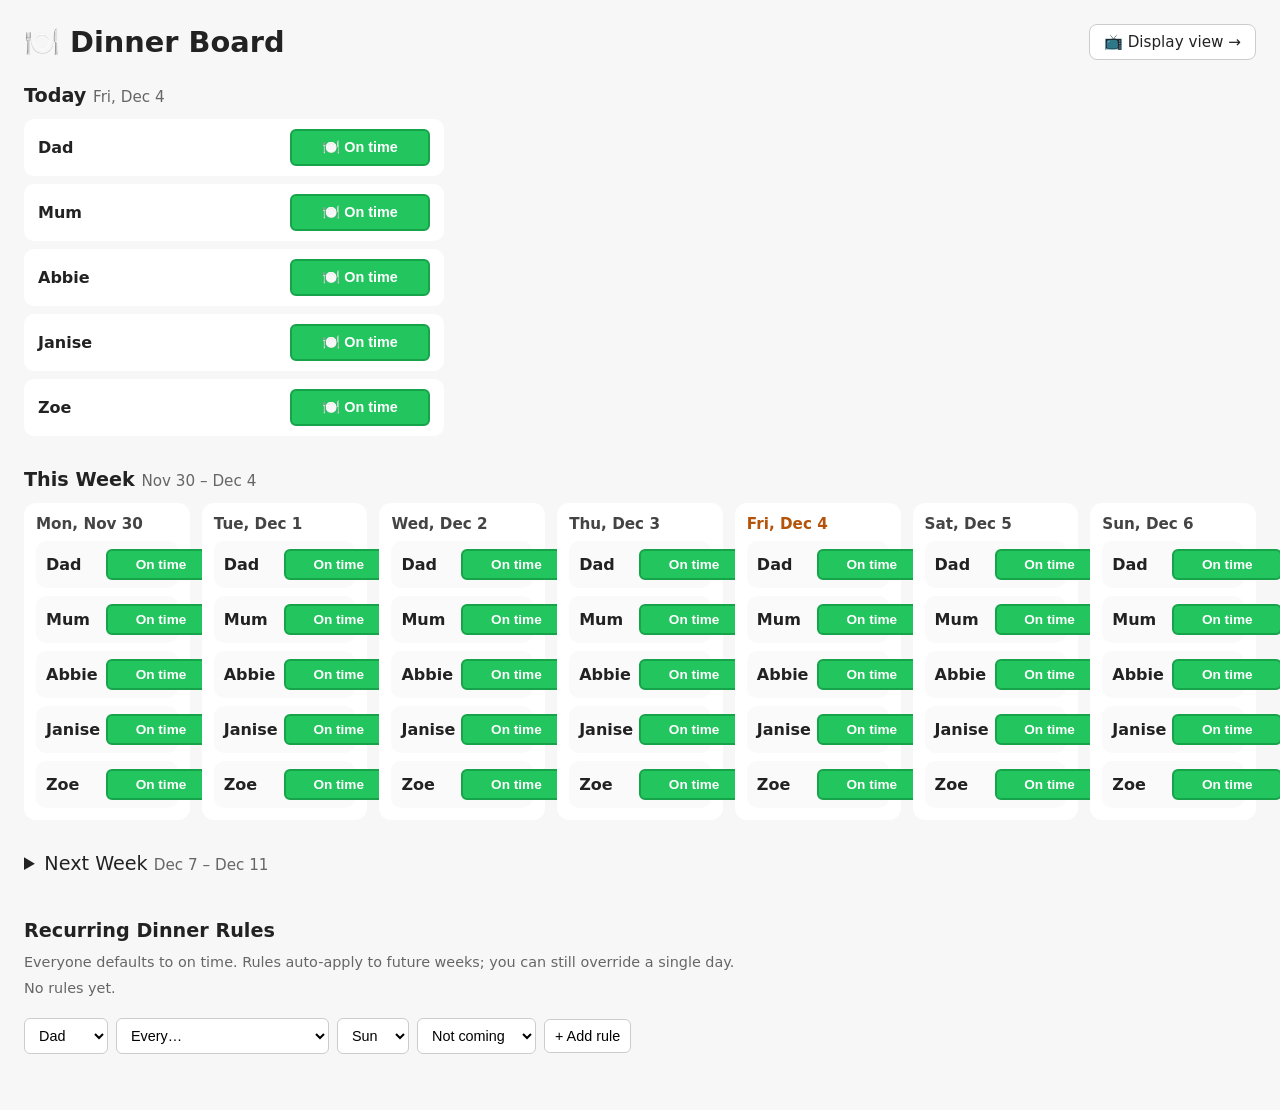
<file: index.html>
<!DOCTYPE html>
<html lang="en">
<head>
  <meta charset="UTF-8" />
  <meta name="viewport" content="width=device-width, initial-scale=1.0, viewport-fit=cover" />
  <title>Dinner Board</title>
  <link rel="stylesheet" href="style.css" />
</head>
<body class="input-page">
  <header class="app-header">
    <h1>🍽️ Dinner Board</h1>
    <a href="display.html" class="nav-btn">📺 Display view →</a>
  </header>

  <main>
    <!-- SECTION 1: TODAY -->
    <section class="section">
      <h2 class="section-title">Today <span id="todayLabel" class="muted"></span></h2>
      <div id="todayList" class="today-list"></div>
    </section>

    <!-- SECTION 2: THIS WEEK -->
    <section class="section">
      <h2 class="section-title">This Week <span id="thisWeekLabel" class="muted"></span></h2>
      <div id="thisWeekGrid"></div>
    </section>

    <!-- SECTION 3: NEXT WEEK -->
    <section class="section">
      <details>
        <summary class="section-title">Next Week <span id="nextWeekLabel" class="muted"></span></summary>
        <div id="nextWeekGrid" style="margin-top:12px;"></div>
      </details>
    </section>

    <!-- SECTION 4: RECURRING RULES -->
    <section class="section">
      <h2 class="section-title">Recurring Dinner Rules</h2>
      <p class="hint">Everyone defaults to on time. Rules auto-apply to future weeks; you can still override a single day.</p>
      <div id="rulesList" class="rules-list"></div>

      <div class="rule-form">
        <select id="ruleMember"></select>
        <select id="ruleType">
          <option value="weekly">Every…</option>
          <option value="monthly">1st/2nd/3rd/4th… of month</option>
        </select>
        <select id="ruleDay"></select>
        <select id="ruleNth" style="display:none;">
          <option value="1">1st</option><option value="2">2nd</option>
          <option value="3">3rd</option><option value="4">4th</option>
        </select>
        <select id="ruleStatus">
          <option value="0">Not coming</option>
          <option value="1">On time</option>
          <option value="2">Early dinner</option>
          <option value="3">Late dinner</option>
        </select>
        <button id="addRuleBtn">+ Add rule</button>
      </div>
    </section>

  </main>

  <script src="app.js"></script>
</body>
</html>
</file>
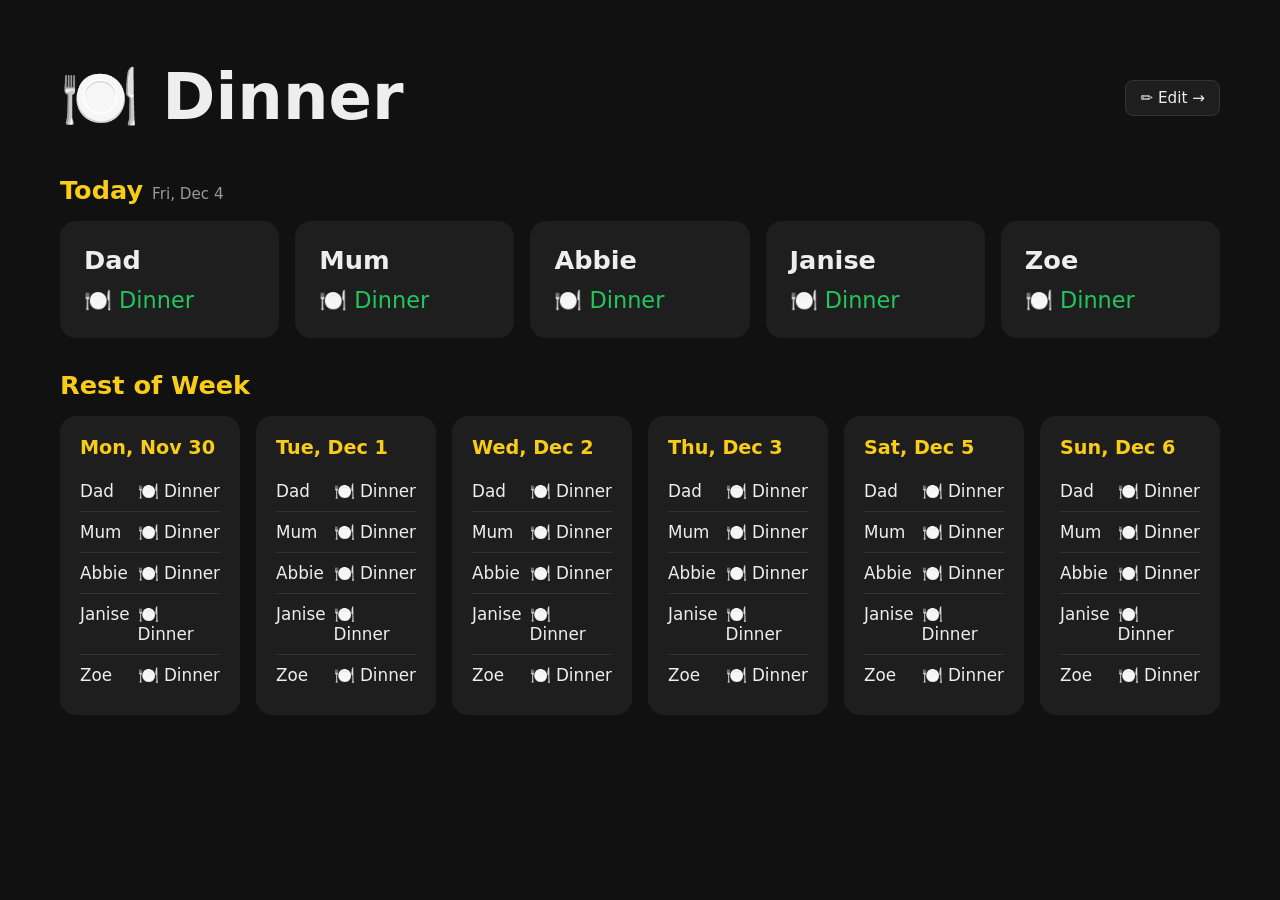
<file: display.html>
<!DOCTYPE html>
<html lang="en">
<head>
  <meta charset="UTF-8" />
  <meta name="viewport" content="width=device-width, initial-scale=1.0, viewport-fit=cover" />
  <title>Dinner Board — Display</title>
  <link rel="stylesheet" href="style.css" />
</head>
<body class="display-page">
  <header class="app-header">
    <h1>🍽️ Dinner</h1>
    <a href="index.html" class="nav-btn">✏️ Edit →</a>
  </header>

  <main>
    <!-- TODAY (big) -->
    <section class="section">
      <h2 class="display-section-title">Today <span id="displayTodayLabel" class="muted"></span></h2>
      <div id="displayToday" class="display-today"></div>
    </section>

    <!-- REST OF WEEK -->
    <section class="section">
      <h2 class="display-section-title">Rest of Week</h2>
      <div id="displayWeek" class="display-week"></div>
    </section>

    <p class="last-updated" id="lastUpdated"></p>
  </main>

  <script src="app.js"></script>
</body>
</html>
</file>
<file: style.css>
* { box-sizing: border-box; margin: 0; padding: 0; }
body { font-family: system-ui, -apple-system, sans-serif; padding: 24px; }

button {
  padding: 8px 14px; border: 1px solid #ccc; background: white;
  border-radius: 6px; cursor: pointer; font-size: 0.9rem;
}
button:hover { background: #eee; }

/* ---------- Shared layout ---------- */
.app-header {
  display: flex;
  align-items: center;
  justify-content: space-between;
  gap: 16px;
  margin-bottom: 24px;
  flex-wrap: wrap;
}
.app-header h1 { font-size: 1.8rem; }
.nav-btn {
  text-decoration: none;
  padding: 8px 14px;
  border-radius: 8px;
  border: 1px solid #ccc;
  background: white;
  color: inherit;
  font-size: 0.95rem;
}
.nav-btn:hover { background: #eee; }
.section { margin-bottom: 32px; }
.section-title {
  font-size: 1.2rem;
  margin-bottom: 12px;
  cursor: default;
}
details .section-title { cursor: pointer; }
.muted { color: #666; font-weight: 400; font-size: 0.95rem; }
.hint { color: #666; font-size: 0.9rem; margin-bottom: 10px; }

/* ---------- INPUT PAGE ---------- */
.input-page { background: #f7f7f8; color: #222; }

.today-list {
  display: flex;
  flex-direction: column;
  gap: 8px;
  max-width: 420px;
}
.today-row, .member-row, .rule-row {
  display: flex;
  align-items: center;
  justify-content: space-between;
  gap: 12px;
  background: white;
  border-radius: 10px;
  padding: 10px 14px;
}
.today-row .name, .member-row span:first-child { font-weight: 600; min-width: 48px; }

.state-btn, .mini-state-btn {
  min-width: 140px;
  text-align: center;
  border-width: 2px;
  font-weight: 600;
}
.mini-state-btn { min-width: 110px; padding: 6px 10px; font-size: 0.85rem; }

.s0 { background: #f3f4f6; color: #6b7280; border-color: #d1d5db; }
.s1 { background: #22c55e; color: white; border-color: #16a34a; }
.s2 { background: #f59e0b; color: white; border-color: #d97706; }
.s3 { background: #6366f1; color: white; border-color: #4f46e5; }
.s0:hover, .s1:hover, .s2:hover, .s3:hover { filter: brightness(1.05); }

.week-grid {
  display: grid;
  grid-template-columns: repeat(auto-fit, minmax(160px, 1fr));
  gap: 12px;
}
.day-block {
  background: white;
  border-radius: 12px;
  padding: 12px;
  display: flex;
  flex-direction: column;
  gap: 8px;
}
.day-block h3 { font-size: 0.95rem; color: #444; }
.day-block h3.today { color: #b45309; }

.member-row { padding: 8px 10px; background: #fafafa; }

.rules-list { display: flex; flex-direction: column; gap: 8px; margin-bottom: 12px; }
.rule-row { border: 1px solid #eee; }
.rule-status {
  display: inline-block;
  padding: 2px 8px;
  border-radius: 999px;
  font-size: 0.8rem;
  font-weight: 600;
  border: 1px solid transparent;
}
.rule-status.s0 { background: #f3f4f6; color: #6b7280; border-color: #d1d5db; }
.rule-status.s1 { background: #22c55e; color: white; border-color: #16a34a; }
.rule-status.s2 { background: #f59e0b; color: white; border-color: #d97706; }
.rule-status.s3 { background: #6366f1; color: white; border-color: #4f46e5; }
.del-btn {
  padding: 4px 10px;
  color: #b91c1c;
  border-color: #fecaca;
}
.rule-form {
  display: flex;
  flex-wrap: wrap;
  gap: 8px;
  align-items: center;
}
.rule-form select, .rule-form button {
  padding: 8px 10px;
  border-radius: 6px;
  border: 1px solid #ccc;
  background: white;
  font-size: 0.9rem;
}

/* ---------- DISPLAY PAGE ---------- */
.display-page { background: #111; color: #eee; min-height: 100vh; padding: 40px; }
.display-page .app-header { margin-bottom: 40px; }
.display-page h1 { font-size: 3rem; }
.display-page .nav-btn {
  background: #1e1e1e;
  border-color: #333;
  color: #eee;
}
.display-page .nav-btn:hover { background: #2a2a2a; }
.display-page .muted { color: #999; }
.display-section-title { font-size: 1.6rem; margin-bottom: 16px; color: #facc15; }

.display-today {
  display: grid;
  grid-template-columns: repeat(auto-fit, minmax(180px, 1fr));
  gap: 16px;
}
.today-card {
  background: #1e1e1e;
  border-radius: 16px;
  padding: 24px;
  display: flex;
  flex-direction: column;
  gap: 12px;
}
.today-card .name { font-size: 1.6rem; font-weight: 700; }
.today-card .status { font-size: 1.4rem; }
.today-card .status.coming { color: #22c55e; }
.today-card .status.notcoming { color: #6b7280; }

.display-week {
  display: grid;
  grid-template-columns: repeat(auto-fit, minmax(180px, 1fr));
  gap: 16px;
}
.display-day {
  background: #1e1e1e;
  border-radius: 16px;
  padding: 20px;
}
.display-day h3 { font-size: 1.2rem; margin-bottom: 12px; color: #facc15; }
.display-day .item {
  display: flex;
  justify-content: space-between;
  gap: 8px;
  padding: 10px 0;
  border-bottom: 1px solid #333;
  font-size: 1.05rem;
}
.display-day .item:last-child { border-bottom: none; }
.display-day .item.no { color: #6b7280; }

.badge {
  display: inline-block;
  margin-left: 6px;
  padding: 2px 8px;
  border-radius: 999px;
  font-size: 0.75rem;
  text-transform: uppercase;
  letter-spacing: 0.03em;
  vertical-align: middle;
}
.badge.early { background: #f59e0b; color: #111; }
.badge.late { background: #6366f1; color: white; }

.last-updated { text-align: center; color: #666; margin-top: 40px; font-size: 0.9rem; }

@media (min-width: 900px) {
  .display-page { padding: 60px; }
  .display-page h1 { font-size: 4rem; }
  .display-week { grid-template-columns: repeat(6, 1fr); }
}
</file>
